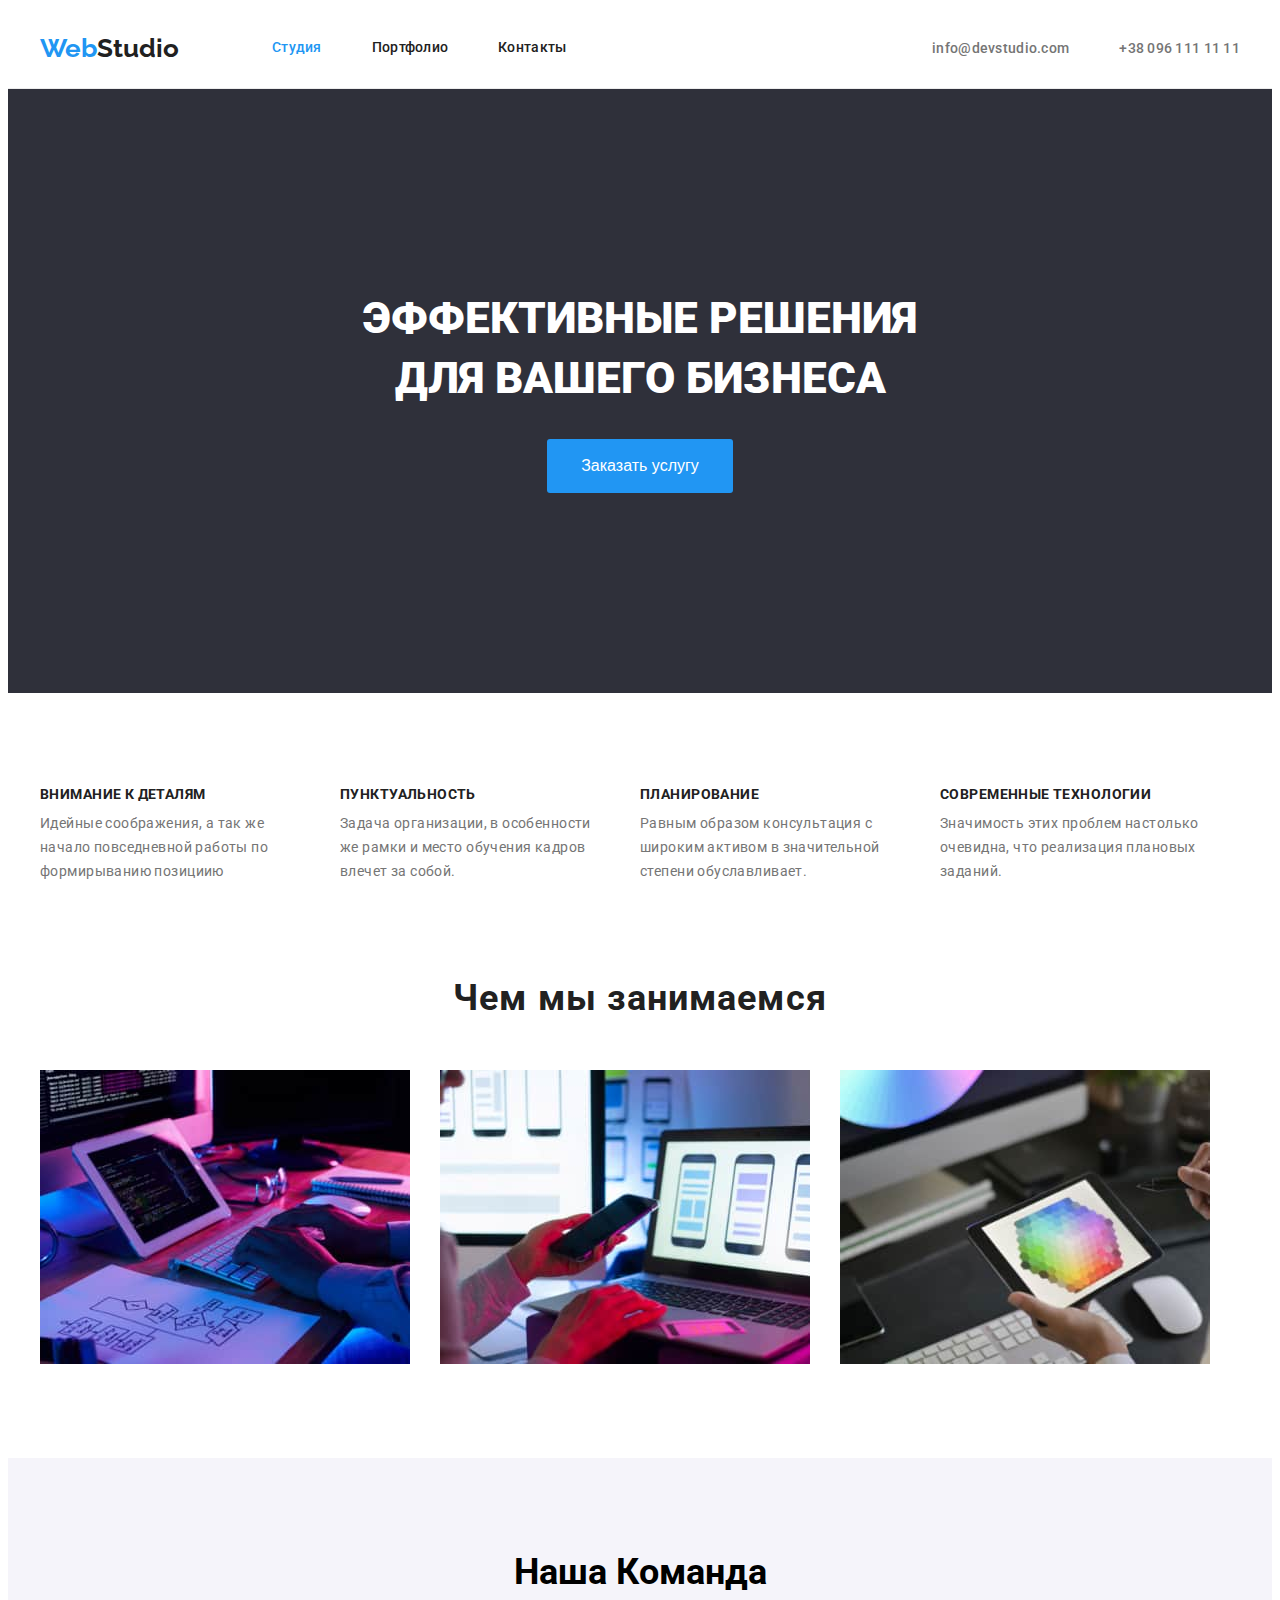
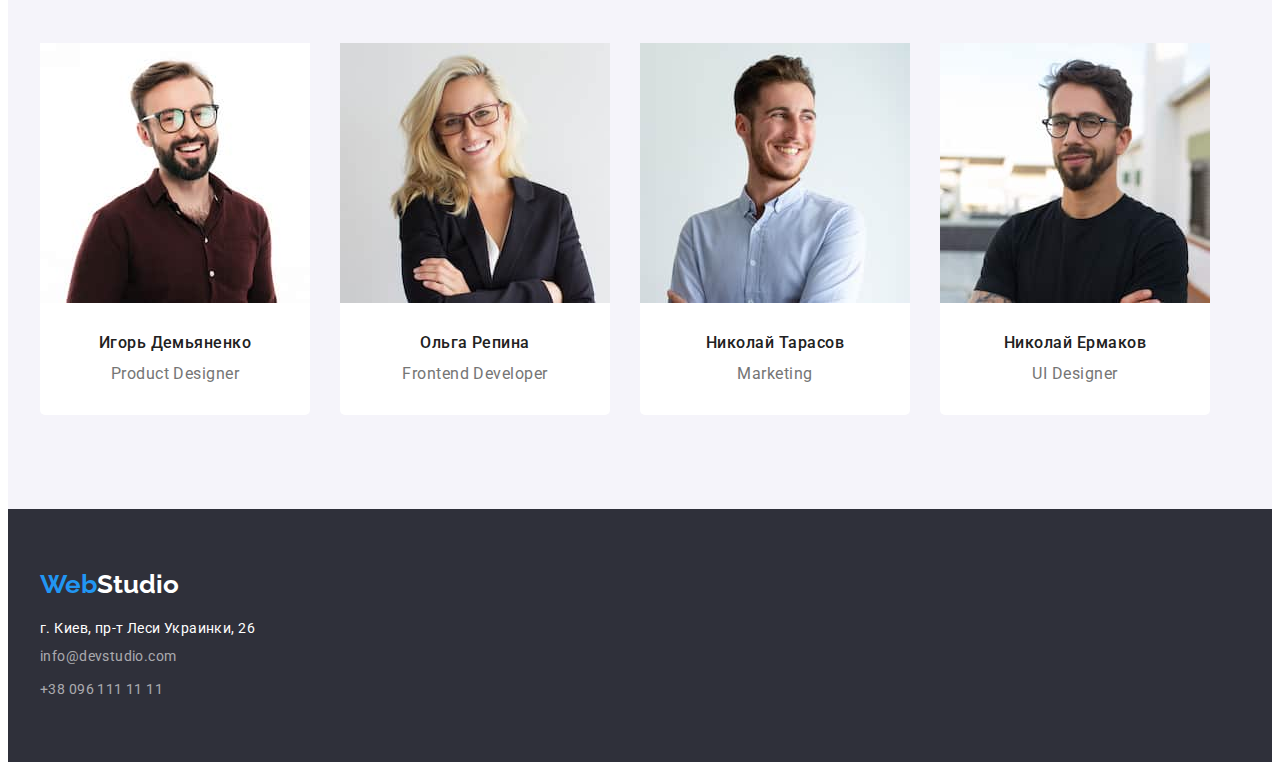
<file: index.html>
<!doctype html>
<html lang="en">
<head>
    <meta charset="UTF-8">
    <meta http-equiv="X-UA-Compatible" content="IE=edge">
    <link rel="stylesheet" href="https://cdnjs.cloudflare.com/ajax/libs/modern-normalize/1.1.0/modern-normalize.min.css" 
    integrity="sha512-wpPYUAdjBVSE4KJnH1VR1HeZfpl1ub8YT/NKx4PuQ5NmX2tKuGu6U/JRp5y+Y8XG2tV+wKQpNHVUX03MfMFn9Q==" crossorigin="anonymous" referrerpolicy="no-referrer" />
    <meta name="viewport" content="width=device-width, initial-scale=1.0">
    <link rel="preconnect" href="https://fonts.googleapis.com">
    <link rel="preconnect" href="https://fonts.gstatic.com" crossorigin>
    <link rel="preconnect" href="https://fonts.googleapis.com">
    <link rel="preconnect" href="https://fonts.gstatic.com" crossorigin>
    <link href="https://fonts.googleapis.com/css2?family=Raleway:wght@700&family=Roboto:wght@400;500;700;900&display=swap" rel="stylesheet">
    <!-- <link href="https://fonts.googleapis.com/css2?family=Raleway:wght@200&display=swap" rel="stylesheet"> -->
     <link rel="stylesheet" href="css/style.css"> 
    <title>Studio</title>
</head>
<body>
    <!-- Header -->
   
          <header class="header">
                <div class="container contacts-header" >
                <nav class="main-nav">
                   
                    <a class="web-studio" href="https://www.coherence.digital/"><span class="web">Web</span>Studio</a>
                
                    <ul class="site-nav item">
                        <li class="item"><a class="text-studio" href="#">Студия</a></li>
                        <li class="item"><a class="text-portfolio" href="https://den4icguti.github.io/goit-markup-hw-03/portfolio.html">Портфолио</a></li>
                        <li class="item"><a class="contacts" href="#">Контакты</a></li>
                    </ul>
                   
                </nav>
                       <ul class="contacts-header item">
                            <li class="item"><a class="mail-header" href="mailto:info@devstudio">info@devstudio.com</a></li>
                            <li class="item"><a class="tel-header" href="tel:+380961111111">+38 096 111 11 11</a></li>
                        </ul>
                 </div>
                      
            </header><!-- /Header -->
        
       
    <!-- Banner_content -->
    <main>
           <section class="banner">
                <div class="container">
                        <h1 class="banner__text">
                           Эффективные решения <br> для вашего бизнеса
                        </h1>
                       
                            <button class="btn-text-banner" type="button">Заказать услугу</button>
                        </div>
             
               
           </section>

           <!-- /Banner_content -->
    
            
       
      <!-- Features -->
         <section class="section" >
            <div class="container">
                <ul class="features">
                    <li class="description-item">
                        <h3 class="text-features">Внимание к деталям</h3>
                        <p class="description">
                           Идейные соображения, а так же начало повседневной работы по формирыванию позициию
                        </p>
                    </li>
                    <li  class="description-item">
                        <h3  class="text-features">Пунктуальность</h3>
                        <p class="description">
                            Задача организации, в особенности же рамки и место обучения кадров влечет за собой.
                        </p>
                    </li>
                    <li class="description-item" >
                        <h3 class="text-features"> Планирование </h3>
                        <p class="description">
                            Равным образом консультация с широким активом в значительной степени обуславливает.
                        </p>
                    </li>
                    <li  class="description-item">
                        <h3 class="text-features">Современные технологии</h3>
                        <p class="description">
                            Значимость этих проблем настолько очевидна, что реализация плановых заданий.
                        </p>
                    </li>
                </ul>
             </div>
         </section>
         
        
     
    
 <!-- /Features -->

            <!-- Works -->
                <section class=" section section-inner" >
                    <div class="container ">

                        <h2 class="technology">Чем мы занимаемся</h2>
                        <ul class="technology-inner">
                            <li class="item-technology"><img class="img-technology" src="./img/image/img_1.jpg" width="370" height="294" alt="application Development" title="Application Development"></li>
                            <li class="item-technology"><img class="img-technology" src="./img/image/img_2.jpg" width="370" height="294" alt="adaptation" title="Adaptation"></li>
                            <li class="item-technology"><img class="img-technology" src="./img/image/img_3.jpg" width="370" height="294" alt="design decoration" title="Design decoration"></li>
                        </ul>
    
                     </div>
                </section>
                   
                   
               

                <!-- Team__Work -->
                 <section class="inner-content section">
                     <div class="container">

                        <h2 class="our-team">
                            Наша Команда
                         </h2>
                         
                         <ul class="inner-team ">
                         
                             <li class="team"><img class="team-card" src="./img/image/works__team/img.jpg" width="270"  height="260" alt="" title="Игорь Демьяненко">
                                <div class="item-work">
                                    <h3 class="name-developer">
                                        Игорь Демьяненко
                                    </h3>
                                       
                                     <p class="position">
                                          Product Designer
                                      </p>
                                </div>
                                
                             </li>

                             <li  class="team">
                                 <img class="team-card" src="./img/image/works__team/img_1.jpg" width="270" height="260" alt="" title="Ольга Репина">
                                 <div class="item-work">
                                    <h3 class="name-developer">
                                        Ольга Репина
                                     </h3>
                                     <p class="position">
                                         Frontend Developer
                                     </p>
                                 </div>
                                 
                             </li>

                             <li  class="team">
                                 <img class="team-card" src="./img/image/works__team/img_2.jpg" width="270" height="260" alt="Николай Тарасов" title="Николай Тарасов">
                                 <div class="item-work">
                                    <h3 class="name-developer">
                                        Николай Тарасов
                                      </h3>
                                      <p class="position">
                                          Marketing
                                      </p>
                                 </div>
                                 
                             </li>
                             
                             <li  class="team">
                                 <img class="team-card" src="./img/image/works__team/img_3.jpg" width="270" height="260"  alt="Николай Ермаков" title="Николай Ермаков">
                                 <div class="item-work">
                                    <h3 class="name-developer">
                                        Николай Ермаков
                                     </h3>
                                     <p class="position">
                                         UI Designer
                                     </p>
                             
                                 </div>
                                 
                             </li>
                         </ul>

                     </div>
                    
                 </section>
                
          </main>
 <!-- /Works -->

    <!-- footer -->
   
        <footer class="footer section-footer">
            <div class="container">
            
            <a  class="web-studio-footer" href="https://www.coherence.digital/"><span class="web">Web</span>Studio</a>
               
             <address class="address">
                <a class="inner-address" href="https://goo.gl/maps/U2Tdcyb7d477dYDr9"> г. Киев, пр-т Леси Украинки, 26</a>
                   <a class="mail-footer" href="mailto:info@devstudio.com">info@devstudio.com</a>
              
               <a class="tel-footer" href="tel:+380961111111">+38 096 111 11 11</a>
            </address>
        </div>
        </footer> <!-- /footer -->
    
 

        
  
</body>
</html>
</file>
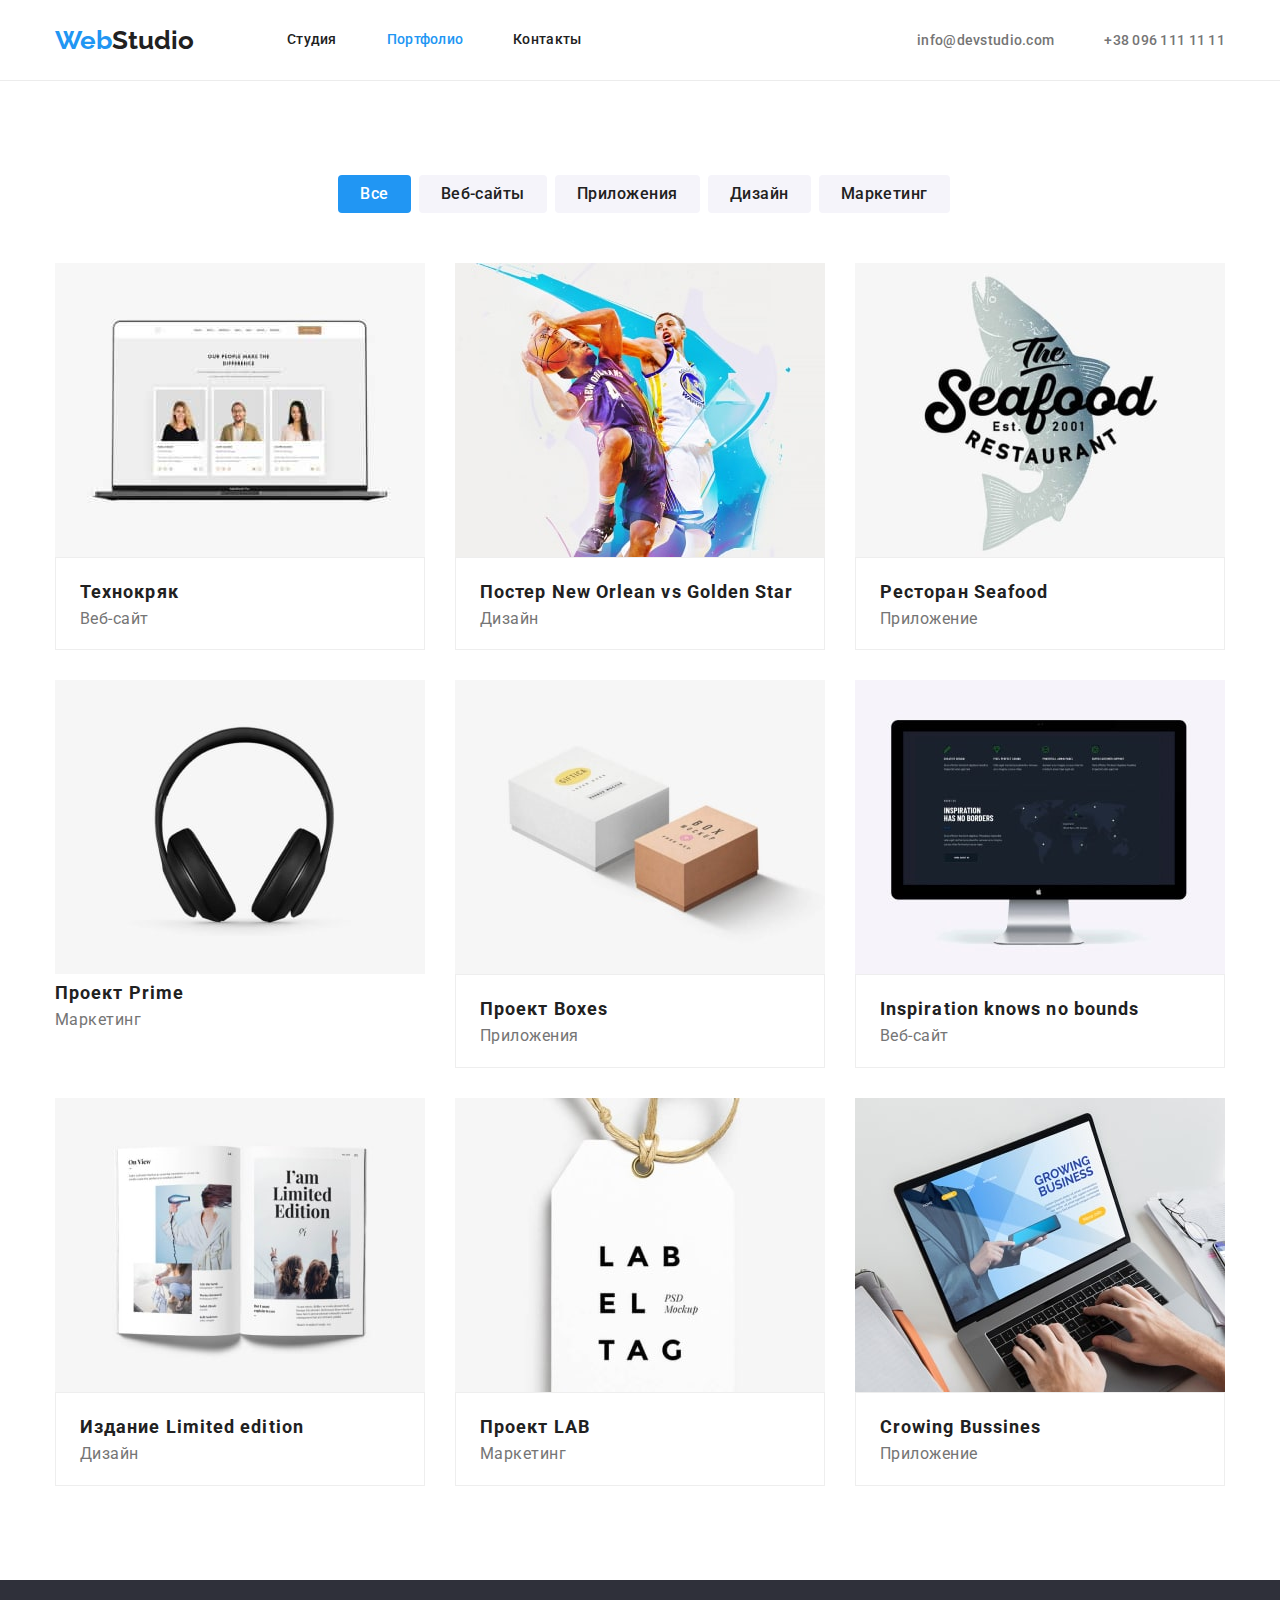
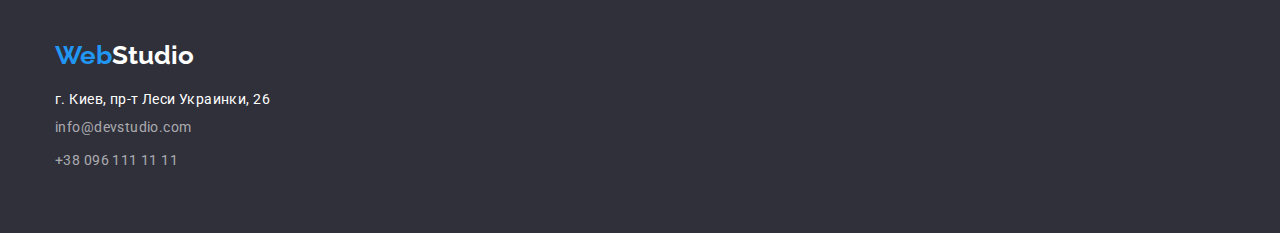
<file: portfolio.html>
<!doctype html>

<html lang="en">
    <head>
        <meta charset="UTF-8">
        <meta http-equiv="X-UA-Compatible" content="IE=edge">
     
        <meta name="viewport" content="width=device-width, initial-scale=1.0">
        <link rel="preconnect" href="https://fonts.googleapis.com">
    <link rel="preconnect" href="https://fonts.gstatic.com" crossorigin>
    <link href="https://fonts.googleapis.com/css2?family=Raleway:wght@700&family=Roboto:wght@400;500;700;900&display=swap" rel="stylesheet">
    <link
    rel="stylesheet"
    href="https://cdnjs.cloudflare.com/ajax/libs/modern-normalize/1.1.0/modern-normalize.min.css"
  />
    <link rel="stylesheet" href="css/style.css">
        <title>Portfolio</title>
    </head>
    <body>
            <!-- Hesder -->
            <header class="header">
                <div class="container contacts-header" >
                <nav class="main-nav">
                   
                    <a class="web-studio" href="https://www.coherence.digital/"><span class="web">Web</span>Studio</a>
                
                    <ul class="site-nav">
                        <li class="item"><a class="text-studio-page-second" href="https://den4icguti.github.io/goit-markup-hw-03/index.html">Студия</a></li>
                        <li class="item"><a class="text-portfolio-page-second" href="">Портфолио</a></li>
                        <li class="item"><a class="contacts" href="#">Контакты</a></li>
                    </ul>
                   
                </nav>
                       <ul class="contacts-header">
                            <li class="item"><a class="mail-header" href="mailto:info@devstudio">info@devstudio.com</a></li>
                            <li class="item"><a class="tel-header" href="tel:+380961111111">+38 096 111 11 11</a></li>
                        </ul>
                 </div>
                      
            </header><!-- /Header -->
       
      
        <!-- Possibilities -->
        <main>
            <section class="section btn-section">
                <div class="container">
                    <h2 class="visually-hidden">Возможности</h2>

                
                    <ul class="buttons-group  btn-item">
                        <li class="btn-item">
                          <button class="btn-all"  type="button">Все</button>
                        </li>
                        <li class="btn-item">
                         <button  class="buttons"  type="button">Веб-сайты</button>
                        </li>
                        <li class="btn-item">
                         <button   class="buttons" type="button">Приложения</button>
                        </li>
                        <li class="btn-item">
                         <button  class="buttons" type="button">Дизайн</button>
                        </li>
                        <li class="btn-item">
                         <button  class="buttons" type="button">Маркетинг</button>
                        </li>
                    </ul>
               
               
             <!-- /Possibilities -->
    
           
             <!-- Presentation -->
            

                <ul class="presentation">
                    <li class="presintation-item"> 
                    <a class="link-presentation" href="#">   
                       <img class="cards-portfolio" src="img/img-1.jpg"  width="370" alt="Technokryak" title="Technokryak">
                       <div class="inner-text-present">
                         <h3 class="text-heading-present">Технокряк</h3>
                        <p class="discription-text-present">
                            Веб-сайт
                        </p>
                       </div>
                       
                    </a>
                    </li>

                    <li  class="presintation-item">
                    <a class="link-presentation" href="#">
                        <img class="cards-portfolio" src="img/img-2.jpg"  width="370" height="294" alt="Poster New Orlean vs Golden Star" title="Poster New Orlean vs Golden Star">
                        <div class="inner-text-present">
                            <h3 class="text-heading-present">Постер New Orlean vs Golden Star</h3>
                            <p class="discription-text-present">
                               Дизайн
                            </p>
                        </div>
                      
                    </a>
                    </li>

                    <li  class="presintation-item">
                    <a class="link-presentation" href="">
                        <img class="cards-portfolio" src="img/img-3.jpg"  width="370" height="294" alt="Restaurant Seafood" title="Restaurant Seafood">
                        <div class="inner-text-present">
                            <h3 class="text-heading-present">Ресторан Seafood</h3>
                            <p class="discription-text-present">
                                Приложение
                            </p>
                        </div>
                     
                    </a>
                        
                    </li>

                    <li  class="presintation-item">
                        <a class="link-presentation" href="">
                            <img src="img/img-4.jpg"  width="370" height="294" alt="Project Prime" title="Project Prime">
                            <div class="cards-portfolio" class="inner-text-present">
                                <h3 class="text-heading-present">Проект Prime</h3>
                                <p class="discription-text-present">
                                    Маркетинг
                                </p>
                            </div>
                           
                        </a>
                       
                    </li>

                    <li  class="presintation-item">
                        <a class="link-presentation" href="">
                            <img class="cards-portfolio" src="img/img-5.jpg"  width="370" height="294" alt="Project Boxes" title="Project Boxes">
                            <div class="inner-text-present">
                                <h3 class="text-heading-present">Проект Boxes</h3>
                                <p  class="discription-text-present">
                                    Приложения
                                </p>
                                
                            </div>
                           
                        </a>
                      
                    </li>

                    <li  class="presintation-item">
                        <a class="link-presentation" href="">
                            <img class="cards-portfolio" src="img/img-6.jpg" width="370" height="294" alt="Inspiration knows no bounds" title="Inspiration knows no bounds">
                            <div class="inner-text-present">
                                <h3 class="text-heading-present" >Inspiration knows no bounds</h3>
                                <p class="discription-text-present">
                                    Веб-сайт
                                </p>
                            </div>
                          
                        </a>
                       
                    </li>

                    <li  class="presintation-item">
                        <a class="link-presentation" href="">
                            <img class="cards-portfolio" src="img/img-7.jpg" width="370" height="294" alt="Edition Limited edition" title="Edition Limited edition">
                            <div class="inner-text-present">
                                <h3 class="text-heading-present">Издание Limited edition</h3>
                                <p class="discription-text-present">
                                    Дизайн
                                </p>
                            </div>
                          
                        </a>
                      
                    </li>
                    <li  class="presintation-item">
                    <a class="link-presentation" href="">
                            <img class="cards-portfolio" src="img/img-8.jpg"  width="370" height="294" alt="Project LAB" title="Project LAB">
                            <div class="inner-text-present">
                                <h3 class="text-heading-present">Проект LAB</h3>
                                <p class="discription-text-present">
                                    Маркетинг
                               </p>
                            </div>
                       
                    </a>
                        
                    </li>
                    <li  class="presintation-item">
                        <a class="link-presentation" href="">
                            <img class="cards-portfolio" src="img/img-9.jpg" width="370" height="294" alt="Crowing Bussines" title="Crowing Bussines">
                            <div class="inner-text-present">
                                <h3 class="text-heading-present">Crowing Bussines</h3>
                                <p class="discription-text-present">
                                    Приложение
                                </p>
                            </div>
                           
                        </a>
                      
                    </li>
                 </ul>

              </div>
               
        
               </section><!-- /Presentation -->
            </main>
                <!-- footer -->
                <footer class="footer section-footer">
                    <div class="container">
                    
                    <a  class="web-studio-footer" href="https://www.coherence.digital/"><span class="web">Web</span>Studio</a>
                      
                     <address class="address">
                        <a class="inner-address" href="https://goo.gl/maps/U2Tdcyb7d477dYDr9"> г. Киев, пр-т Леси Украинки, 26</a>
                           
                       <a class="mail-footer" href="mailto:info@devstudio.com">info@devstudio.com</a>
                      
                       <a class="tel-footer" href="tel:+380961111111">+38 096 111 11 11</a>
                    </address>
                </div>
                </footer> <!-- /footer -->
        
    </body>
    </html>
</file>
<file: css/style.css>
body{

    font-family:  'Roboto',sans-serif;
   
    background-color:#fff;
}
h1,
h2,
h3,
p,
ul{
    margin: 0;
    padding: 0;
   
}

:root{
    --black: #212121;
    --white:#FFFFFF;
    --grey: #757575;
    --blue:#2196F3;
    --black-grey: #2F303A;

    --presentation-set: 30px;
}

li{
    list-style-type: none;
    padding: 0;
    margin: 0;
    
}
.section-footer{
    padding-top: 60px;
    padding-bottom: 60px;
}
.section{
    padding-top: 94px;
    padding-bottom: 94px;
}
/* Header */



.container{
 width: 1200px;
 margin: 0 auto ;
 padding-left: 15px;
 padding-right: 15px;
 
 } 

 .header{
    border-bottom:  1px solid #ECECEC ;
 }
 
.web-studio{
   
    display: block;
    padding-top: 25px;
    padding-bottom: 24px;

    margin-right: 93px;
    font-family: 'Raleway',sans-serif;
    font-style: normal;
    font-weight: bold;
    font-size: 26px;
    line-height:1.19;
    color: var(--black);
    text-decoration: none;

   }


  


.web{
    color: var(--blue);
}


  
 .site-nav{
     display: flex;
    
 }

 .main-nav{
    display: flex;
    align-items: center;
}

.item{
    margin-right: 50px;
}

   .text-studio{
    display: block;
    padding-top: 32px;
    padding-bottom: 32px;

   
    font-style: normal;
    font-weight: 500;
    font-size: 14px;
    line-height: 1.14;
    letter-spacing: 0.02em;
    color: var(--blue);
  
    text-decoration: none;
}

.text-portfolio{
    
    display: block;
    padding-top: 32px;
    padding-bottom: 32px;
   
    font-style: normal;
    font-weight: 500;
    font-size: 14px;
    line-height: 1.14;
    letter-spacing: 0.02em;
    color: var(--black);

    text-decoration: none;

}

.text-portfolio:hover{
    color: var(--blue);
}
.contacts{
    display: block;
    padding-top: 32px;
    padding-bottom: 32px;
 
    font-style: normal;
    font-weight: 500;
    font-size: 14px;
    line-height: 1.14;
    letter-spacing: 0.02em;
    color: var(--black);

    text-decoration: none;
}
   
   .contacts:hover{
    color: var(--blue);
   }
  /* contacts-header */
 


  .contacts-header{
      display: flex;
      align-items: center;
      margin-left:  auto;
     
    }

  
   
      
   

   .item:last-child{
     margin-right: 0px;
   }

  .mail-header{
    
    font-style: normal;
    font-weight: 500;
    font-size: 14px;
    line-height: 1.14;
    letter-spacing: 0.02em;
    
    text-decoration: none;

    color:var(--grey);
}
    
    .mail-header:hover{
        color: var(--blue);
    }
    
    
    .tel-header{
        
        font-style: normal;
        font-weight: 500;
        font-size: 14px;
        line-height: 1.14;
        letter-spacing: 0.02em;
    
        text-decoration: none;
    
         color: var(--grey);
         
    }
    
    
    .tel-header:hover{
        color: var(--blue);
    }
    


/* Page-1/index.html */

/* banner */
.banner{

padding-top: 200px;
padding-bottom: 200px;
background: var( --black-grey);


}

 .banner__text{
    
    font-size: 44px;
    font-weight: 900;
    line-height:1.36;
    text-align: center;
    text-transform: uppercase;
    
    color: var(--white);

}



.btn-text-banner{

 font-size: 16px;
  line-height: 1.87;
 
  cursor: pointer;
  color: var(--white);
  background: #2196F3;
  display: block;
  margin: auto;
  margin-top: 30px;
  /* text */
  padding: 10px 32px;

  /* btn */
   border-color: transparent;
   border-radius: 3px;

  
}

.btn-text-banner:hover, .btn-text-banner:focus
{
    background: #188CE8;
    color: var(--white);
    
}
/* /banner */

/* feature */

.features{
    display: flex;
}

.description-item{
    margin-right: 30px;
    width: 270px;
   
}

.description-item:last-child{
    margin-right: 0;
    
}

.inner-content{
    background:  #F5F4FA;
}

.text-features{
   
    font-style: normal;
    font-weight: bold;
    font-size: 14px;
    line-height: 1.14;
    letter-spacing: 0.03em;
    text-transform: uppercase;
    color: var(--black);

   }

.description{
    font-style: normal;
    font-size: 14px;
    line-height: 1.7;

    letter-spacing: 0.03em;

    color: var(--grey);

    margin-top: 10px;
}




.technology{
    margin-bottom: 50px;
    font-style: normal;
    font-weight: bold;
    font-size: 36px;
    line-height: 1.16;
    text-align: center;
    
    letter-spacing: 0.03em;

    color: var(--black);
}

.section.section-inner{
    padding-top: 0px;
}

.item-technology:last-child{
    margin-right: 0;
}

.img-technology{
    display: block;
}

.technology-inner{
    display: flex;
   

}

.item-technology{

margin-right: 30px;
}



/* /feature */



.inner-team{
    display: flex;
    
}

.inner-team .team{
    margin-right: 30px;
    background-color: #ffff;

    border-radius: 5px;
}


.team:last-child{
    margin-right: 0px;
   
}


.team-card{
    display: block;

    
}

.our-team{
   
  margin-bottom: 50px;
   font-style: normal;
    font-weight: bold;
    font-size: 36px;
    line-height: 1.16;
    text-align: center;

   
}


.name-developer{

    margin-bottom: 10px;
  
   width: 270px;
   
   font-style: normal;
    font-weight: 500;
    font-size: 16px;
    line-height: 1.3;
    text-align: center;
    letter-spacing: 0.03em;

    color: var(--black);
   
}

.item-work{
   padding-bottom: 30px;
   padding-top: 30px;
    
}

.position{
    
  font-style: normal;
    font-weight: normal;
    font-size: 16px;
    line-height: 1.3;
    text-align: center;
    letter-spacing: 0.03em;

 

    color: var(--grey);

}
/* /Team Work */
/* page-1/index.html */

.footer{
  background: var( --black-grey);
}

.web-studio-footer{
    font-family: 'Raleway',sans-serif;
    font-style: normal;
    font-weight: bold;
    font-size: 26px;
    line-height: 1.19;
    color: var(--white);
    text-decoration: none;

    display: block;
    margin-bottom: 20px;
  
   }



.address{

    font-style: normal;
    font-weight: normal;
    font-size: 14px;
    line-height: 1.16;
    letter-spacing: 0.03em;

    text-decoration: none;

    color: var(--white);
  
}




.inner-address{
    
    font-style: normal;
    font-weight: normal;
    font-size: 14px;
    line-height: 1.16;
    letter-spacing: 0.03em;

    text-decoration: none;

    color: var(--white);
}
.mail-footer{
     display: block;

    margin-top: 9px;

   text-decoration: none;
    font-size: 14px;
    line-height: 1.71;
    letter-spacing: 0.03em;
    color: rgba(255, 255, 255, 0.6);

}

.mail-footer:hover{
  color: var(--white);
}


.tel-footer{
    display: block;
    margin-top: 9px;
    
   font-style: normal;
   font-weight: normal;
   font-size: 14px;
   line-height:1.71;
   text-decoration: none;
   letter-spacing: 0.03em;
    color: rgba(255, 255, 255, 0.6);

}

.tel-footer:hover{
    color: var(--white);
}


/* Page-2 /Portfolio.html */


.text-portfolio-page-second{
    display: block;
    padding-top: 32px;
    padding-bottom: 32px;
   
   
    font-style: normal;
    font-weight: 500;
    font-size: 14px;
    line-height: 1.14;
    letter-spacing: 0.02em;
    color: var(--blue);
    text-decoration: none;
}



.text-studio-page-second{
    display: block;
    padding-top: 32px;
    padding-bottom: 32px;

   
    font-style: normal;
    font-weight: 500;
    font-size: 14px;
    line-height: 1.14;
    letter-spacing: 0.02em;
    color: var(--black);
  
    text-decoration: none;
}


.text-studio-page-second:hover{
    color: var(--blue);
}

/* Buttons
========= */
.buttons-group{
 display: flex;
 
 margin-bottom: 50px;
 
}


.section .btn-section{
    padding-top: 94px;
    padding-bottom: 0px;
}

 .btn-item{

 margin-left:8px;
 justify-content: center;

}

.btn-item:last-child{
    margin-left: 8px;
}

 .btn-item:first-child{
     margin-left: 0px;
 }

 
.btn-all{
    background: var(--blue);
    border-radius: 4px;
    padding: 6px 22px;
    border: transparent;
/* Text */

font-style: normal;
font-weight: 500;
font-size: 16px;
line-height: 1.6;
text-align: center;
letter-spacing: 0.03em;
color: var(--white);
}

.visually-hidden {
    position: absolute;
    width: 1px;
    height: 1px;
    margin: -1px;
    padding: 0;
    overflow: hidden;
    border: 0;
    clip: rect(0 0 0 0)
  }

.buttons{
    background:  #F5F4FA;
    border-radius: 4px;
    cursor: pointer;
    padding: 6px 22px;

    border: transparent;


    /* Text */

    
    font-style: normal;
    font-weight: 500;
    font-size: 16px;
    line-height: 1.6;

    letter-spacing: 0.03em;

    color: var(--black);
}

.buttons:hover{
color: var(--white);
background: var(--blue);
border-radius: 4px;
}

/* Presentation/ Portfolio 
================= */
.presentation{
  
display: flex;
flex-wrap: wrap;


margin-left: calc(-1 * var(--presentation-set));
margin-top: calc(-1 * var(--presentation-set));




/* padding-bottom: 94px; */
}

.presintation-item{
   
   flex-basis: calc(100% /  var(--presentation-set) );

   margin-left: var(--presentation-set);
   margin-top:   var(--presentation-set);
 

  
}
    
  
.inner-text-present{

    padding-top: 20px;
    padding-bottom: 20px;
    padding-left: 24px;
    padding-right: 24px;

    
    border: 1px solid #EEEEEE; 

    border-top: 1px solid  #EEEEEE;
    

  }


.text-heading-present{
 
    font-style: normal;
    font-weight: bold;
    font-size: 18px;
    line-height: 1.5;
    letter-spacing: 0.06em;
     
     color: var(--black);
     
     
    

    }

    .cards-portfolio{
        display: block;
    }
.discription-text-present{


   font-style: normal;
    font-size: 16px;
    line-height: 1.3;
    letter-spacing: 0.03em;
    
    color: var(--grey);

    margin-top: 4px; 


    

    
}

.link-presentation{
 text-decoration: none;
   width: 370px;
  
}
</file>
